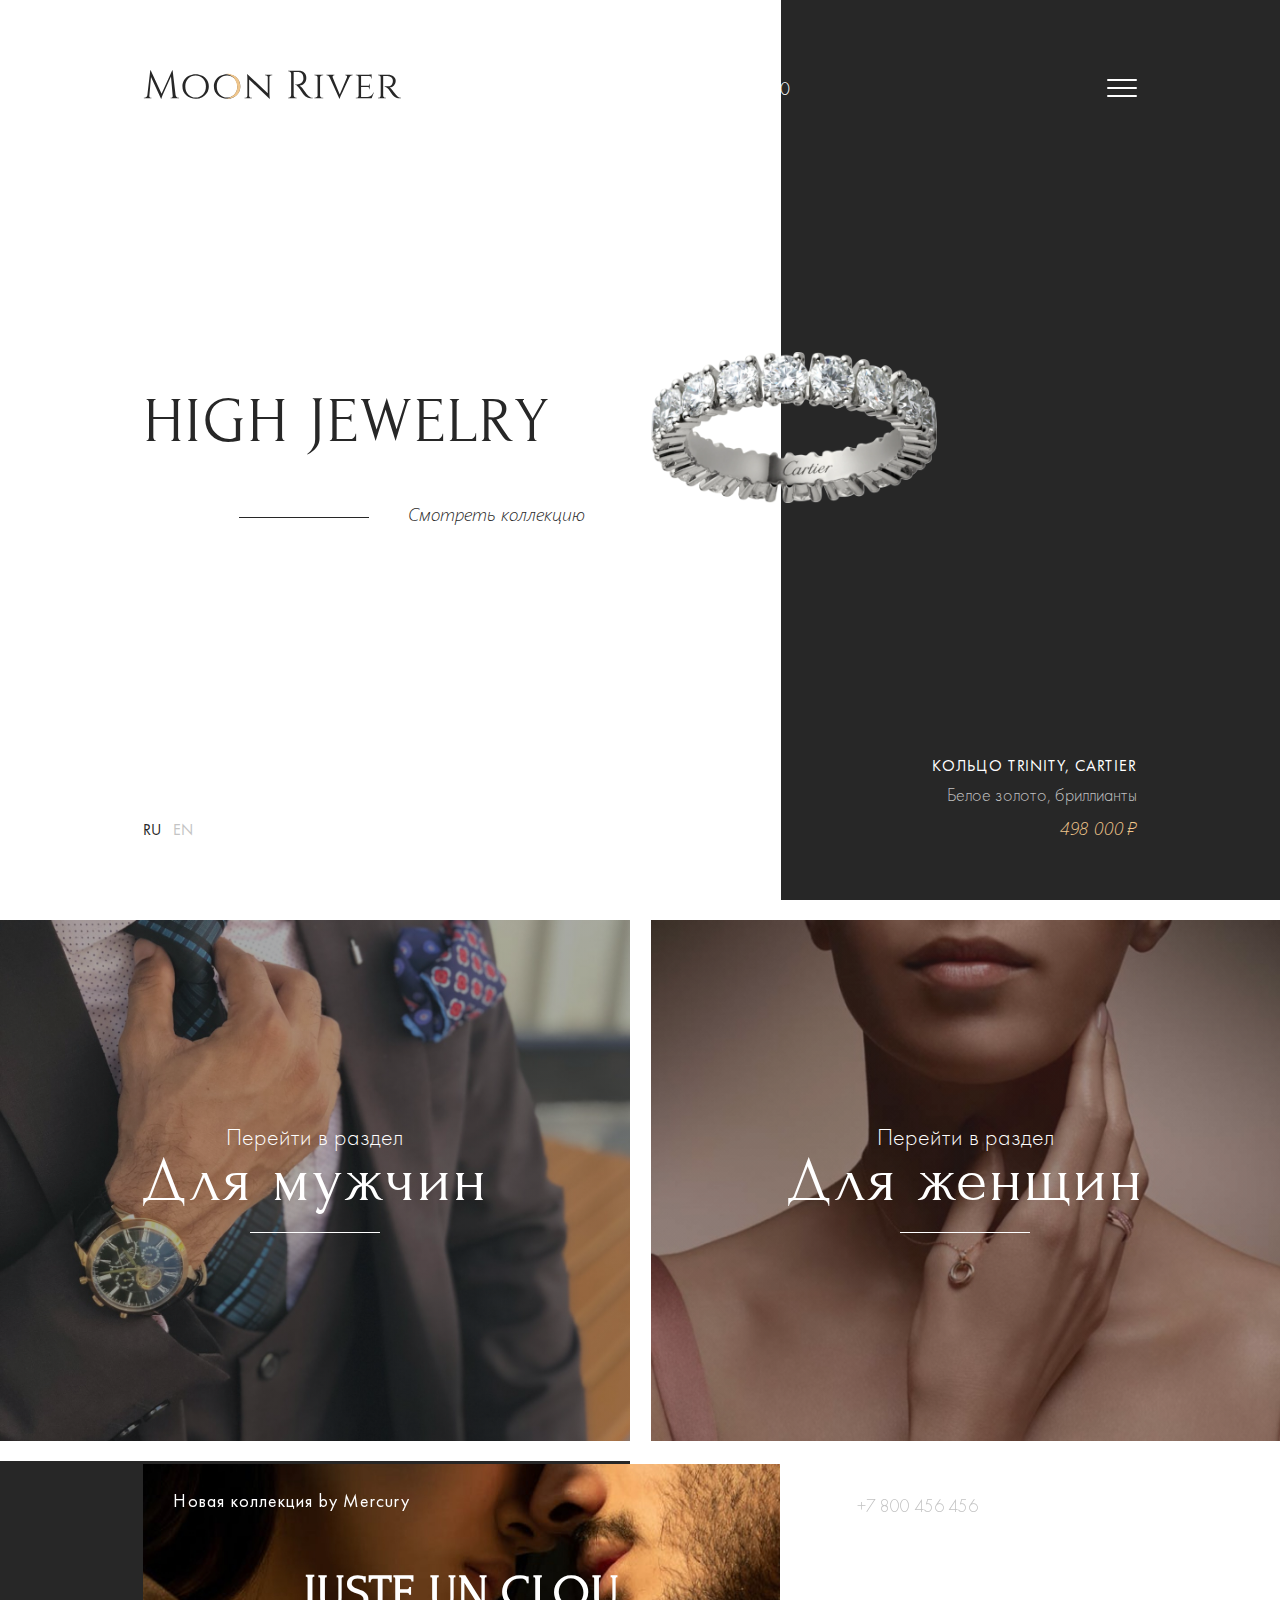
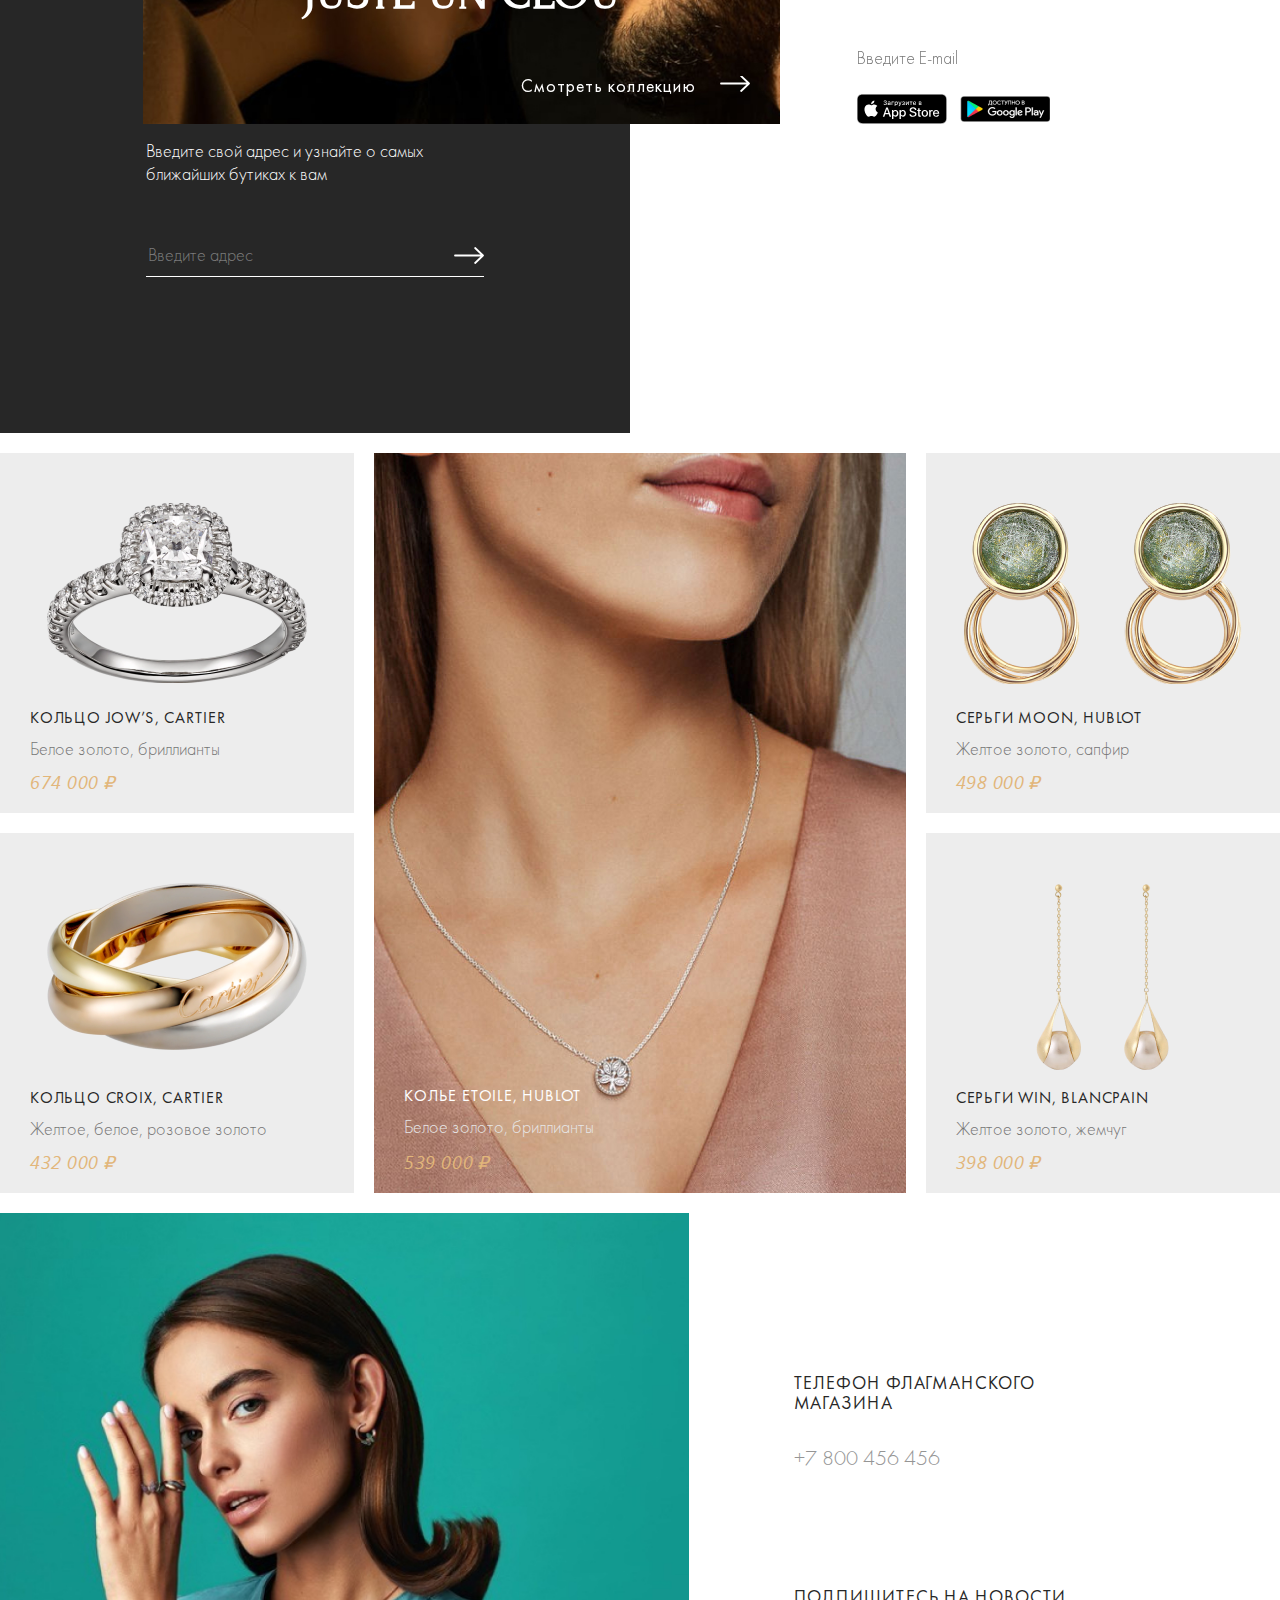
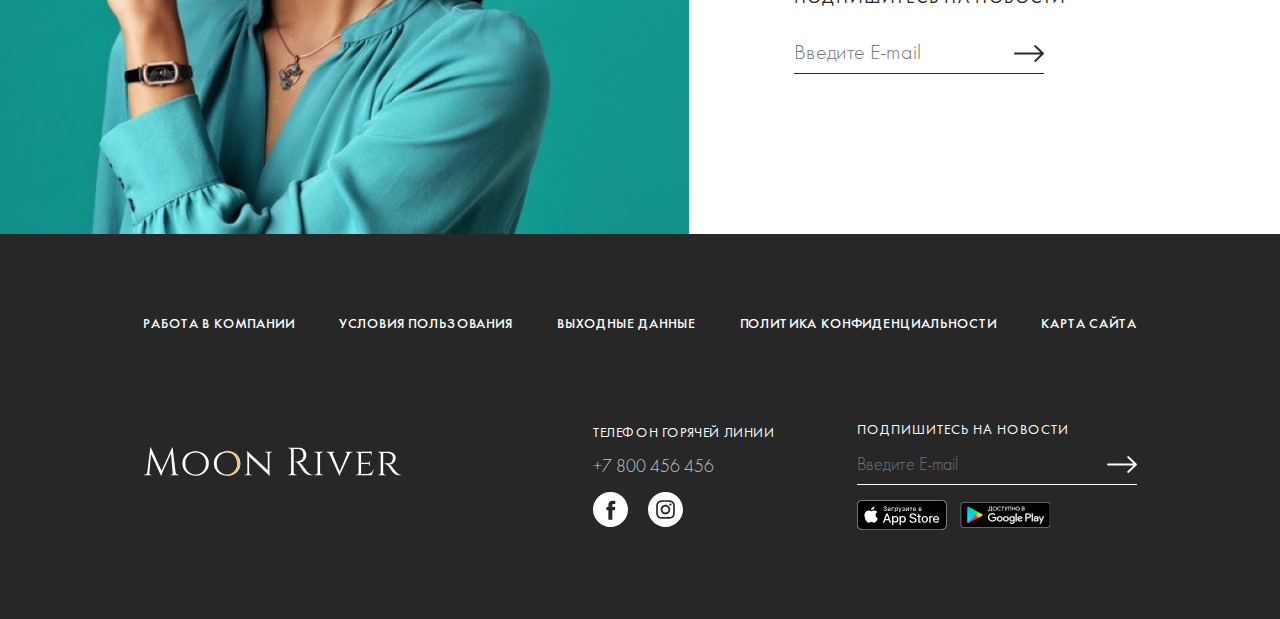
<file: index.html>
<!DOCTYPE html>
<html lang="ru">

<head>
	<meta charset="UTF-8">
	<meta name="viewport" content="width=device-width, initial-scale=1.0">
	<meta http-equiv="X-UA-Compatible" content="IE=Edge">
	<title>Moon River</title>
	<link rel="stylesheet" href="css/fonts.css">
	<link rel="stylesheet" href="css/normalize.css">
	<link rel="stylesheet" href="css/global.css">
	<link rel="stylesheet" href="css/main.css">
	<link rel="stylesheet" href="css/media.css">
	<script src="https://api-maps.yandex.ru/2.1/?apikey=5e241f40-2677-41ba-99d8-0721b4e914b7&lang=ru_RU"></script>
	<script src="js/script.js" defer></script>
	<base href="#">

</head>

<body>

	<header class="header">

		<div class="header__container container">
			<h1 class="visually-hidden">Ювелирный магазин Moon River</h1>
			<a href="http://dts.mgts.ru/dev/msk17741412" target="_blank">
			<img class="header__logo" src="./img/header-logo.svg" alt="Moon River">
			<ul class="header__links head-links">
				<li class="head-links__favorite favorite"><a href="" class="favorite__link icon-link"
						aria-label="Избранное"></a></li>
				<li class="head-links__account account"><a href="" class="account__link icon-link" aria-label="Профиль"></a>
				</li>
				<li class="head-links__cart cart">
					<a href="" class="cart__link icon-link cart-link" aria-label="Корзина" data-amount="0">
						<div class="cart-link__wrapper">
							<ul class="cart-link__storage cart-storage">
							</ul>
						</div>
					</a>

				</li>
			</ul>
			<button class="header__burger burger" aria-label="Меню">
				<span class="burger__line line-1"></span>
				<span class="burger__line line-2"></span>
				<span class="burger__line line-3"></span>
			</button>
		</div>

	</header>
	<section class="menu">
		<header class="menu__header menu-header">
			<h2 class="visually-hidden">Меню сайта</h2>
			<div class="header__container header__container_menu container">
				<img class="header__logo" src="./img/menu-logo.svg" alt="Moon River">
				<ul class="header__links head-links">
					<li class="head-links__favorite favorite"><a href="" class="favorite__link icon-link"
							aria-label="Избранное"></a>
					</li>
					<li class="head-links__account account"><a href="" class="account__link icon-link" aria-label="Профиль"></a>
					</li>
					<li class="head-links__cart cart">
						<a href="" class="cart__link icon-link" aria-label="Корзина" data-amount="0"></a>
					</li>
				</ul>
				<button class="header__burger header__burger_menu burger" aria-label="Меню">
					<span class="burger__line line-1_menu"></span>
					<span class="burger__line line-2_menu"></span>
					<span class="burger__line line-3_menu"></span>
				</button>
			</div>
		</header>
		<nav class="menu__nav menu-nav">
			<ul class="menu__list container">
				<li class="menu__item menu-item">
					<button class="menu-item__btn menu-item__btn--active">Ювелирные изделия</button>
					<ul class="menu-item__submenu submenu">
						<li class="submenu__item submenu-item">
							<h2 class="submenu-item__title">Для кого</h2>
							<ul class="submenu-item__list">
								<li class="submenu-item__item"><a href="">Для женщин</a></li>
								<li class="submenu-item__item"><a href="">Для мужчин</a></li>
								<li class="submenu-item__item"><a href="">Для детей</a></li>
							</ul>
						</li>
						<li class="submenu__item submenu-item">
							<h2 class="submenu-item__title">Категории</h2>
							<ul class="submenu-item__list">
								<li class="submenu-item__item"><a href="">Кольца</a></li>
								<li class="submenu-item__item"><a href="">Браслеты</a></li>
								<li class="submenu-item__item"><a href="">Колье</a></li>
								<li class="submenu-item__item"><a href="">Серьги</a></li>
								<li class="submenu-item__item"><a href="">Броши</a></li>
							</ul>
						</li>
						<li class="submenu__item submenu-item">
							<h2 class="submenu-item__title">Материал</h2>
							<ul class="submenu-item__list">
								<li class="submenu-item__item"><a href="">Изделия<br>с бриллиантами</a></li>
								<li class="submenu-item__item"><a href="">Жёлтое золото</a></li>
								<li class="submenu-item__item"><a href="">Белое золото</a></li>
								<li class="submenu-item__item"><a href="">Розовое золото</a></li>
							</ul>
						</li>
						<li class="submenu__item submenu-item">
							<h2 class="submenu-item__title">Бренд</h2>
							<ul class="submenu-item__list">
								<li class="submenu-item__item"><a href="">Mercury</a></li>
								<li class="submenu-item__item"><a href="">Chopard</a></li>
								<li class="submenu-item__item"><a href="">Cartier</a></li>
								<li class="submenu-item__item"><a href="">Graff</a></li>
								<li class="submenu-item__item"><a href="">Garrard</a></li>
								<li class="submenu-item__item all-brands"><a href="">Показать все бренды</a></li>
							</ul>
						</li>
					</ul>
				</li>
				<li class="menu__item menu-item">
					<button class="menu-item__btn">Часы</button>
				</li>
				<li class="menu__item menu-item">
					<button class="menu-item__btn">Ароматы</button>
				</li>
				<li class="menu__item menu-item">
					<button class="menu-item__btn">Бренды</button>
				</li>
				<li class="menu__item menu-item">
					<button class="menu-item__btn">Изделия из кожи</button>
				</li>
				<li class="menu__item menu-item">
					<button class="menu-item__btn">Свадебные украшения</button>
				</li>
				<li class="menu__item menu-item">
					<button class="menu-item__btn">Другое</button>
				</li>
			</ul>
		</nav>
		<footer class="menu__footer menu-footer container">
			<section class="menu-footer__hero footer-hero">
				<p class="footer-hero__description">Новая коллекция by Mercury</p>
				<h2 class="footer-hero__title">Juste Un Clou</h2>
				<a href="" class="footer-hero__link">Cмотреть коллекцию</a>
			</section>
			<div class="menu-footer__wrapper">
				<section class="menu-footer__contacts contacts">
					<h2 class="contacts__title">Телефон горячей линии</h2>
					<a href="tel:+7800456456" class="contacts__phone-number">+7 800 456 456</a>
					<ul class="contacts__social">
						<li class="contacts__item facebook"><a href="" class="facebook__link"></a></li>
						<li class="contacts__item instagram"><a href="" class="instagram__link"></a></li>
					</ul>
				</section>
				<section class="menu-footer__subscribe footer-subscribe">
					<form class="footer-subscribe__form">
						<h2 class="footer-subscribe__title">подпишитесь на новости</h2>
						<div class="footer-subscribe__wrapper">
							<input type="email" class="footer-subscribe__email" name="footer-email" placeholder="Введите E-mail">
							<button type="submit" class="footer-subscribe__btn" aria-label="Подписаться"></button>
						</div>
					</form>
					<ul class="footer-subscribe__apps apps">
						<li class="apps__item apps-item"><a href="" class="apps-item__app-store"></a></li>
						<li class="apps__item apps-item"><a href="" class="apps-item__google-play"></a></li>
					</ul>
				</section>
			</div>
		</footer>
	</section>
	<main class="main">
		<section class="hero container">
			<h2 class="hero__title title">High Jewelry</h2>
			<a href="" class="hero__link">Смотреть коллекцию</a>
			<div class="hero__wrapper ">
				<div class="hero__language language">
					<button class="language__ru language__ru--active" aria-label="Русский язык">ru</button>
					<button class="language__en" aria-label="Английский язык">en</button>
				</div>
				<a class="hero__offer hero-offer">
					<img class="hero-offer__img" src="./img/hero-img.png" alt="Кольцо Тринити">
					<h3 class="hero-offer__title">Кольцо Trinity, Cartier</h3>
					<p class="hero-offer__info">Белое золото, бриллианты</p>
					<p class="hero-offer__price">498 000</p>
				</a>
			</div>
		</section>

		<section class="divisions">
			<h2 class="visually-hidden">Переход в мужской и женский разделы</h2>
			<a href="" class="divisions__link div-men">Для мужчин</a>
			<a href="" class="divisions__link div-women">Для женщин</a>
		</section>

		<section class="location">
			<div class="location__wrapper">
				<h2 class="location__title">Найди бутик&nbsp;около&nbsp;себя</h2>
				<p class="location__description">Введите свой адрес и узнайте о самых ближайших бутиках к вам</p>
				<form class="location__search search">
					<input type="text" class="search__field" id="city" placeholder="Введите адрес" required>
					<p class="search__error"></p>
					<button type="submit" class="search__btn" aria-label="Поиск"></button>
				</form>
			</div>
			<div id="map" class="location__map"></div>
		</section>

		<section class="stock">
			<h2 class="visually-hidden">Ассортимент магазина</h2>
			<article class="stock__detail-card detail-card">
				<img src="./img/jows.png" alt="Кольцо Jow`s" class="detail-card__img">
				<h3 class="detail-card__title title">Кольцо Jow’s, Cartier</h3>
				<p class="detail-card__info">Белое золото, бриллианты</p>
				<p class="detail-card__price">674 000</p>
				<button class="detail-card__btn">К корзине</button>
			</article>
			<ul class="stock__list">
				<li class="stock__item stock-item">
					<article class="stock-item__article item-article item-1">
						<img src="./img/jows.png" alt="Кольцо Jow`s" class="item-article__img">
						<h3 class="item-article__title title"><a href="" class="title__link">Кольцо Jow’s, Cartier</a></h3>
						<p class="item-article__info">Белое золото, бриллианты</p>
						<p class="item-article__price">674 000</p>
					</article>
				</li>

				<li class="stock__item central-item">
					<article class="central-item__article central-article">
						<img src="./img/etoile.jpg" alt="Колье Etoile" class="central-article__img">
						<h3 class="central-article__title title"><a href="" class="title__link">Колье Etoile, Hublot</a></h3>
						<p class="central-article__info">Белое золото, бриллианты</p>
						<p class="central-article__price">539 000</p>
					</article>
				</li>

				<li class="stock__item stock-item">
					<article class="stock-item__article item-article item-2">
						<img src="./img/moon.png" alt="Серьги Moon" class="item-article__img">
						<h3 class="item-article__title title"><a href="" class="title__link">Серьги Moon, Hublot</a></h3>
						<p class="item-article__info">Желтое золото, сапфир</p>
						<p class="item-article__price">498 000</p>
					</article>
				</li>

				<li class="stock__item stock-item">
					<article class="stock-item__article item-article item-3">
						<img src="./img/croix.png" alt="Кольцо Croix" class="item-article__img">
						<h3 class="item-article__title title"><a href="" class="title__link">Кольцо Croix, Cartier</a></h3>
						<p class="item-article__info">Желтое, белое, розовое золото</p>
						<p class="item-article__price">432 000</p>
					</article>
				</li>


				<li class="stock__item stock-item">
					<article class="stock-item__article item-article item-4">
						<img src="./img/win.png" alt="Серьги Win" class="item-article__img">
						<h3 class="item-article__title title"><a href="" class="title__link">Серьги Win, Blancpain</a></h3>
						<p class="item-article__info">Желтое золото, жемчуг</p>
						<p class="item-article__price">398 000</p>
					</article>
				</li>
			</ul>
		</section>

		<section class="communications">
			<div class="communications__phone com-phone">
				<h2 class="com-phone__title">Телефон флагманского магазина</h2>
				<a href="tel:+7800456456" class="com-phone__number">+7 800 456 456</a>
			</div>
			<form class="communications__subscribe subscribe">
				<h2 class="subscribe__title">подпишитесь на новости</h2>
				<div class="subscribe__wrapper">
					<input type="email" class="subscribe__email" name="email" placeholder="Введите E-mail">
					<button type="submit" class="subscribe__btn" aria-label="Подписаться"></button>
				</div>
			</form>
		</section>
	</main>
	<footer class="footer">
		<div class="footer-container container">
			<nav class="footer__nav footer-nav">
				<ul class="footer-nav__list">
					<li class="footer-nav__item"><a href="" class="footer-nav__link">Работа в компании</a></li>
					<li class="footer-nav__item"><a href="" class="footer-nav__link">Условия пользования</a></li>
					<li class="footer-nav__item"><a href="" class="footer-nav__link">Выходные данные</a></li>
					<li class="footer-nav__item"><a href="" class="footer-nav__link">Политика конфиденциальности</a></li>
					<li class="footer-nav__item"><a href="" class="footer-nav__link">Карта сайта</a></li>
				</ul>
			</nav>
			<div class="footer__bottom-bar">
				<a href="" class="footer__logo"><img src="./img/footer-logo.svg" alt="Moon River"></a>
				<section class="footer__contacts contacts">
					<h2 class="contacts__title">Телефон горячей линии</h2>
					<a href="tel:+7800456456" class="contacts__phone-number">+7 800 456 456</a>
					<ul class="contacts__social">
						<li class="contacts__item facebook"><a href="" class="facebook__link"></a></li>
						<li class="contacts__item instagram"><a href="" class="instagram__link"></a></li>
					</ul>
				</section>
				<section class="footer__subscribe footer-subscribe">
					<form class="footer-subscribe__form">
						<h2 class="footer-subscribe__title">подпишитесь на новости</h2>
						<div class="footer-subscribe__wrapper">
							<input type="email" class="footer-subscribe__email" name="footer-email" placeholder="Введите E-mail">
							<button type="submit" class="footer-subscribe__btn" aria-label="Подписаться"></button>
						</div>
					</form>
					<ul class="footer-subscribe__apps apps">
						<li class="apps__item apps-item"><a href="" class="apps-item__app-store"></a></li>
						<li class="apps__item apps-item"><a href="" class="apps-item__google-play"></a></li>
					</ul>
				</section>
			</div>
		</div>
	</footer>
</body>

</html>
</file>
<file: css/fonts.css>
@font-face {
	font-family: 'Forum';
	src: local('Forum'),
		url('../fonts/Forum.woff') format('woff'),
		url('../fonts/Forum.woff2') format('woff2');
	font-weight: 400;
	font-style: normal;
	font-display: swap;
}

@font-face {
	font-family: 'Futura PT';
	src: local('Futura PT Demi'), local('Futura-PT-Demi'),
		url('../fonts/FuturaPT-Demi.woff') format('woff'), url('../fonts/FuturaPT-Demi.woff2') format('woff2');
	font-weight: 600;
	font-style: normal;
	font-display: swap;
}

@font-face {
	font-family: 'Futura PT';
	src: local('Futura PT Medium'), local('Futura-PT-Medium'),
		url('../fonts/FuturaPT-Medium.woff') format('woff'), url('../fonts/FuturaPT-Medium.woff2') format('woff2');
	font-weight: 450;
	font-style: normal;
	font-display: swap;
}

@font-face {
	font-family: 'Futura PT';
	src: local('Futura PT Book'), local('Futura-PT-Book'),
		url('../fonts/FuturaPT-Book.woff') format('woff'), url('../fonts/FuturaPT-Book.woff2') format('woff2');
	font-weight: 400;
	font-style: normal;
	font-display: swap;
}

@font-face {
	font-family: 'Futura PT';
	src: local('Futura PT Light'), local('Futura-PT-Light'),
		url('../fonts/FuturaPT-Light.woff') format('woff'), url('../fonts/FuturaPT-Light.woff2') format('woff2');
	font-weight: 300;
	font-style: normal;
	font-display: swap;
}

@font-face {
	font-family: 'Segoe UI';
	src: local('Segoe UI Italic'), local('Segoe-UI-Italic'),
		url('../fonts/SegoeUI-Italic.woff') format('woff'), url('../fonts/SegoeUI-Italic.woff2') format('woff2');
	font-weight: 400;
	font-style: italic;
	font-display: swap;
}

@font-face {
	font-family: 'Segoe UI';
	src: local('Segoe UI Light Italic'), local('Segoe-UI-Light-Italic'),
		url('../fonts/SegoeUI-Light-Italic.woff') format('woff'), url('../fonts/SegoeUI-Light-Italic.woff2') format('woff2');
	font-weight: 300;
	font-style: italic;
	font-display: swap;
}
</file>
<file: css/global.css>
html {
	box-sizing: border-box;
}

*,
*::before,
*::after {
	box-sizing: inherit;
}

body {
	position: relative;
	margin: 0;
	font-family: 'Futura PT', 'Century Gothic', 'AppleGothic', sans-serif;
	font-weight: 400;
	font-size: 18px;
	color: #fff;
}

h1,
h2,
h3,
h4,
h5,
h6 {
	margin: 0;
	padding: 0;
}

p {
	margin: 0;
	padding: 0;
}

ul,
ol {
	margin: 0;
	padding: 0;
	list-style: none;
}

a {
	color: inherit;
	text-decoration: none;
}

img {
	max-width: 100%;
}

.visually-hidden {
	position: absolute !important;
	clip: rect(1px 1px 1px 1px);
	/* IE6, IE7 */
	clip: rect(1px, 1px, 1px, 1px);
	padding: 0 !important;
	border: 0 !important;
	height: 1px !important;
	width: 1px !important;
	overflow: hidden;
}

.container {
	padding: 0 11.2vw;
}
</file>
<file: css/main.css>
.body_menu {
	background-color: #272727;
}

.header {
	position: absolute;
	width: 100%;
}

.header__container {
	display: flex;
	justify-content: space-between;
	align-items: center;
	padding-top: 60px;
}


.header__logo {
	margin-right: auto;
}


.header__links {
	display: flex;
}

.icon-link {
	display: block;
	height: 22px;
	background-repeat: no-repeat;
}

[class*="head-links__"]:not(:last-child) {
	margin-right: 38px;
}

.favorite__link {
	width: 24px;
	background-image: url('../img/favorite.svg');
}

.favorite__link,
.account__link,
.cart__link {
	transition: transform .2s;
}


.account__link {
	width: 15px;
	background-image: url('../img/profile.svg');
}

.cart__link {
	position: relative;
	width: 20px;
	background-image: url('../img/cart.svg');
}

.cart__link:hover .cart-link__wrapper {
	display: flex;
}

.cart__link::after {
	content: attr(data-amount);
	position: absolute;
	left: 26px;
	top: 1px;
	font-weight: 300;
}

.cart-link__wrapper {
	position: absolute;
	top: 22px;
	width: 448px;
	left: -180px;
	padding: 15px;
	display: none;
	align-items: center;
	flex-direction: column;
	background-color: #5E5E5E;
	border-radius: 10px;
	z-index: 100;
	opacity: .95;
	backdrop-filter: blur(10px);
}


.cart-link__storage {
	display: flex;
	flex-direction: column;
}

.cart-storage__item {
	border-bottom: 1px solid #7c7c7c;
	padding-bottom: 10px;
}

.cart-storage__item:not(:last-child) {
	margin-bottom: 2vh;
}

.cart-storage__article {
	display: flex;
	justify-content: space-between;
	align-items: center;
}

.storage-article__img {
	width: 15%;
}

.storage-article__title {
	width: 182px;
	font-size: 18px;
}

.storage-article__description {
	font-size: 14px;
}

.storage-article__price {
	font-size: 18px;
}

.storage-article__btn {
	border: none;
	outline: none;
	cursor: pointer;
	background: url('../img/del.svg') center no-repeat #EFC58B;
	background-size: 15px;
	border-radius: 50%;
	width: 25px;
	height: 25px;
}

.header__burger {
	height: 21px;
	display: flex;
	flex-direction: column;
	justify-content: space-between;
	padding: 1px 0 2px;
	margin-left: 96px;
	background-color: transparent;
	border: none;
	outline: none;
	cursor: pointer;
}

.burger__line {

	width: 30px;
	height: 2px;
	background-color: #fff;
	border-radius: 10px;
}


.main::after {
	content: '';
	background-color: #272727;
	position: absolute;
	right: 0;
	top: 0;
	height: 100vh;
	width: 39vw;
	z-index: -1;
}

.hero {

	display: flex;
	flex-direction: column;
	padding-top: 42.8vh;
	margin-bottom: 20px;
	height: 100vh;
}

.hero__title {
	margin-bottom: 3.5vw;
	font-family: 'Forum', 'Palatino', serif;
	font-size: 64px;
	font-weight: normal;
	letter-spacing: 0.03em;
	color: #272727;
	text-transform: uppercase;
}

.hero-offer__img {
	position: relative;
	right: 15.6vw;
	bottom: 19.5vw;
	align-self: flex-end;
	height: 11.8vw;
	transition: transform 1s;
	pointer-events: none;
}

.hero__link {
	position: relative;
	left: 20.7vw;
	max-width: 200px;
	flex: 1 0 auto;
	font-family: 'Segoe UI';
	font-style: italic;
	font-weight: 300;
	color: #272727;
	transition: transform .3s
}


.hero__link::before {
	content: '';
	position: absolute;
	left: -169px;
	top: 13px;
	display: block;
	width: 130px;
	height: .5px;
	background-color: #272727;
}

.hero__link:hover {
	transform: translateX(30px);

}

.hero__wrapper {
	flex: 0 0 auto;
	display: flex;
	justify-content: space-between;
	align-items: flex-end;
	padding-bottom: 60px;
}

[class*="language__"] {
	padding: 0;
	font-size: 16px;
	color: #C4C4C4;
	text-transform: uppercase;
	background-color: transparent;
	border: none;
	outline: none;
}

.language__ru {
	margin-right: 8px;
}

.language__ru--active {
	color: #272727;
}

.hero-offer {
	cursor: pointer;
	transition: transform .1s;
}

[class*=hero-offer__]:not(.hero-offer__img) {
	transition: transform .1s
}

.hero-offer:hover [class*=hero-offer__]:not(.hero-offer__img) {
	transform: scale(1.2);
}

.hero-offer:hover .hero-offer__img {
	transform: translateX(18.7vw) scale(1.2);
}

.hero-offer__title {
	margin-bottom: 10px;
	font-size: 16px;
	font-weight: 400;
	text-align: right;
	letter-spacing: 0.05em;
	text-transform: uppercase;
}

.hero-offer__info {
	margin-bottom: 10px;
	font-weight: 300;
	font-size: 18px;
	text-align: right;
	color: #C2C2C2;
}

.hero-offer__price {
	font-family: 'Segoe UI';
	font-style: italic;
	font-weight: 300;
	font-size: 18px;
	line-height: 24px;
	text-align: right;
	letter-spacing: 0.03em;
	color: #EFC58B;
}

[class*=__price]::after {
	content: '\20BD';
	margin-left: 4px;
}

.divisions {
	display: flex;
	justify-content: space-between;
	margin-bottom: 20px;
}

.divisions__link {
	position: relative;
	display: flex;
	justify-content: center;
	align-items: center;
	width: calc(50% - 10.5px);
	height: 40.7vw;
	font-family: 'Forum', serif;
	font-size: 64px;
	letter-spacing: 0.03em;
	text-align: center;
	transition: transform .2s;
}

.divisions__link:hover {
	transform: scale(0.95);
}

.divisions__link::before {
	content: 'Перейти в раздел';
	position: absolute;
	top: 39%;
	font-family: 'Futura PT';
	font-weight: 300;
	font-size: 24px;
	letter-spacing: 0;
}

.divisions__link::after {
	content: '';
	position: absolute;
	bottom: 40%;
	width: 130px;
	height: 1px;
	background-color: #fff;
}

.div-men {
	background: linear-gradient(rgba(39, 39, 39, .4), rgba(39, 39, 39, .4)),
		url('../img/div-men.jpg') no-repeat;
	background-size: cover;

}

.div-women {
	background: linear-gradient(rgba(39, 39, 39, .4), rgba(39, 39, 39, .4)),
		url('../img/div-women.jpg') no-repeat;
	background-size: cover;
}

.location {
	display: flex;
	justify-content: space-between;
	margin-bottom: 20px;
}

.location__wrapper {
	display: flex;
	flex-direction: column;
	justify-content: space-between;
	width: calc(50% - 10px);
	padding: calc(10vw + 28px) calc(10vw + 18px);
	background-color: #272727;
}

.location__title {
	margin-bottom: 16px;
	font-family: 'Forum';
	font-size: calc(3vw + 4.8px);
	line-height: 53px;
	letter-spacing: 0.03em;
}

.location__description {
	margin-bottom: 59px;
	font-family: 'Futura PT';
	font-weight: 300;
	font-size: 18px;
	line-height: 23px;
}

.location__search {
	position: relative;
	display: flex;
	justify-content: space-between;
	padding-bottom: 9px;
	border-bottom: 1.8px solid #FFFFFF;
	transition: border-bottom .3s;
}

.search__error {
	position: absolute;
	padding: 3px 5px;
	bottom: 40px;
	font-size: 18px;
	color: rgb(255, 107, 107);
	background-color: #272727;
	border: 1px solid rgb(255, 107, 107);
	border-radius: 5px;
	opacity: 0;
	transition: opacity .3s;

}

.search__field {
	flex-grow: 1;
	padding-right: 20px;
	background-color: transparent;
	color: #fff;
	border: none;
	outline: none;
}

.search__field::placeholder {
	font-weight: 300;
	display: flex;
	align-items: center;
	color: rgba(255, 255, 255, 0.4);
}

.search__btn {
	width: 30px;
	background: url('../img/search-arrow.svg') 0 3px no-repeat transparent;
	border: none;
	outline: none;
	cursor: pointer;
}

.location__map {
	width: calc(50% + 10px);
}

.stock {
	position: relative;
	margin-bottom: 20px;
}

.stock__detail-card {
	position: fixed;
	top: 50%;
	left: -50%;
	width: 200px;
	height: 200px;
	display: flex;
	flex-direction: column;
	justify-content: space-around;
	align-items: center;
	padding: 10px;
	transform: translateX(-50%) translateY(-50%);
	border-radius: 10px;
	background-color: #272727;
	backdrop-filter: blur(100px);
	z-index: 100;
	opacity: .8;
	transition: left .5s;
}

.detail-card__img {
	width: 80px;
}

.detail-card__title {
	font-size: 18px;
}


.detail-card__info {
	font-size: 14px;
}

.detail-card__price {
	font-size: 16px;
}

.detail-card__btn {
	padding: 2px 10px;
	background-color: #EFC58B;
	border-radius: 5px;
	border: none;
	outline: none;
	cursor: pointer;
}

.detail-card__btn:hover {
	filter: brightness(0.9);
}

.detail-card__btn:active {
	transform: scale(.98);
}

.stock__list {
	display: grid;
	justify-content: space-between;
	grid-template-columns: 1fr 1.5fr 1fr;
	grid-template-rows: repeat(2, calc(100vw / 4 + 40px));
	gap: 20px;

}

.stock__item {
	display: flex;
	background-color: #ededed;
	cursor: pointer;
}

.stock-item__article {
	width: 100%;
	display: flex;
	flex-direction: column;
	justify-content: space-between;

}

.stock-item__article {
	padding: 50px 30px 20px;
}



.central-item {
	position: relative;
	grid-column: 2/3;
	grid-row: 1/3;
	display: flex;
	flex-direction: column;
	justify-content: flex-end;
	padding: 20px 30px;
}

.central-item__article {
	z-index: 0;
}

.central-article__img {
	position: absolute;
	left: 0;
	right: 0;
	top: 0;
	z-index: -1;
	width: 100%;
	height: 100%;
}

.item-article__img {
	align-self: center;
	margin-bottom: auto;
}

.item-article__title,
.central-article__title {
	margin-bottom: 12px;
	font-size: 16px;
	font-weight: 400;
	letter-spacing: 0.05em;
	text-transform: uppercase;
	color: #272727;
}

.item-article__info,
.central-article__info {
	margin-bottom: 12px;
	font-weight: 300;
	color: #757575;

}

.item-article__price,
.central-article__price {
	font-family: 'Segoe UI';
	font-style: italic;
	font-weight: 400;
	letter-spacing: 0.03em;
	color: #E2B67A;
}

.central-article__title {
	margin-bottom: 12px;
	color: #FFFFFF;
}

.central-article__info {
	margin-bottom: 14px;
	color: #E7E7E7;
}




.item-1 .title__link:hover {
	border-bottom: 1px solid #272727;
}

.item-2 .title__link:hover {
	border-bottom: 1px solid #272727;
}

.item-3 .title__link:hover {
	border-bottom: 1px solid #272727;
}

.item-4 .title__link:hover {
	border-bottom: 1px solid #272727;
}

.central-item .title__link:hover {
	border-bottom: 1px solid #fff;
}

.communications {
	background: url('../img/communication.jpg') no-repeat;
	background-size: auto 100%;
	padding: 12.5vw 14.3vw 12.5vw 62vw;
}

.communications__phone {
	margin-bottom: 117px;
}


.com-phone__title {
	margin-bottom: 31px;
	font-size: 18px;
	font-weight: 400;
	letter-spacing: .9px;
	text-transform: uppercase;
	color: #272727;
}

.com-phone__number {
	font-weight: 300;
	font-size: 22px;
	color: #959595;
}



.subscribe__title {
	font-size: 18px;
	font-weight: 400;
	letter-spacing: .9px;
	text-transform: uppercase;
	color: #272727;
}

.subscribe__wrapper {
	display: flex;
	justify-content: space-between;
	width: 82.5%;
	margin-top: 33px;
	padding-bottom: 10px;
	border-bottom: 1.8px solid #272727;
}

.subscribe__email {
	flex-grow: 1;
	padding: 0;
	padding-right: 10px;
	font-weight: 300;
	font-size: 22px;
	height: 22px;
	color: #959595;
	border: none;
	outline: none;
}

.subscribe__btn {
	padding: 0;
	padding-bottom: 22px;
	width: 30px;
	height: 17px;
	background: url('../img/arrow.svg') 0 4px no-repeat;
	border: none;
	outline: none;
}

.footer {
	padding-top: 81px;
	padding-bottom: 89px;
	background-color: #272727;
}

.footer__nav {
	margin-bottom: 90px;
}


.footer-nav__list {
	display: flex;
	justify-content: space-between;
}

.footer-nav__item {
	font-weight: 450;
	font-size: 14px;
	letter-spacing: 0.06em;
	text-transform: uppercase;
	transition: text-shadow .5s;

}

.footer-nav__item:hover {
	text-shadow: 0 0 10px #fff;
}

.footer__bottom-bar {
	display: flex;
	align-items: center;
}

.footer__logo {
	margin-right: auto;
	margin-bottom: 19px;
}



.contacts__title {
	margin-bottom: 16px;
	font-size: 14px;
	letter-spacing: .6px;
	font-weight: 400;
	text-transform: uppercase;
}

.contacts__phone-number {

	font-weight: 300;
	color: #C2C2C2;
}

.contacts__social {
	margin-top: 15px;
	display: flex;
}

.contacts__item:first-child {
	margin-right: 20px;
}

.contacts__item [class*=__link] {
	display: block;
	width: 35px;
	height: 35px;
}

.facebook__link {
	background: url('../img/Facebook.svg') no-repeat;
}

.instagram__link {
	background: url('../img/Instagram.svg');
}

.footer__subscribe {
	margin-left: 82px;
}



.footer-subscribe__title {
	font-size: 14px;
	font-weight: 400;
	letter-spacing: 1px;
	text-transform: uppercase;

}

.footer-subscribe__wrapper {
	display: flex;
	margin-top: 15px;
	padding-bottom: 10px;
	border-bottom: 1px solid #fff;
}

.footer-subscribe__email {
	flex-grow: 1;
	padding: 0;
	padding-right: 10px;
	width: 250px;
	height: 22px;
	font-weight: 300;
	font-size: 18px;
	color: #fff;
	vertical-align: bottom;
	border: none;
	outline: none;
	background-color: transparent;
}

.footer-subscribe__btn {
	padding: 0;
	padding-bottom: 22px;
	width: 30px;
	height: 17px;
	background: url('../img/search-arrow.svg')0 4px no-repeat;
	border: none;
	outline: none;
	background-color: transparent;

}


.footer-subscribe__apps {
	display: flex;
	margin-top: 15px;
}


.apps__item {
	width: 90px;
}

.apps-item:first-child {
	margin-right: 13px;
}

[class*=apps-item__] {
	display: block;
	height: 30px;
}

.apps-item__app-store {
	background: url('../img/appstore.svg') no-repeat;
}

.apps-item__google-play {
	background: url('../img/googleplay.png') no-repeat;
}












/* !! MENU */

.menu {
	position: fixed;
	background-color: #272727;
	display: flex;
	flex-direction: column;
	width: 100vw;
	height: 100vh;
	z-index: 10;
	bottom: 100vh;
	transition: bottom .5s;
}

.header__container_menu {
	padding-top: 4vh;
	padding-bottom: 4vh;
}

.header__burger_menu {
	height: 21px;
	display: flex;
	flex-direction: column;
	justify-content: space-between;
	padding: 1px 0 2px;
	margin-left: 68px;
	background-color: transparent;
	border: none;
	outline: none;
}



.line-1_menu {
	transform: rotate(45deg) translate(8px, 2px);
}

.line-2_menu {
	display: none;
}

.line-3_menu {
	transform: rotate(-45deg) translate(9px, -3px)
}

.menu__nav {
	position: relative;
	right: 100vw;
	background-color: #2f2f2f;
	margin-bottom: auto;
	transition: right .2s .5s;
}

.menu-item {
	position: relative;
}

.menu__list {
	display: flex;
	justify-content: space-between;
	padding-right: 197px;

}

.menu-item__btn {
	padding: 2.6vh 0;
	font-weight: 450;
	font-size: 16px;
	letter-spacing: .9px;
	color: #fff;
	text-transform: uppercase;
	background-color: transparent;
	border: none;
	outline: none;
	cursor: pointer;
}

.menu-item__btn--active {
	border-bottom: 1.8px solid #fff;
}


.menu-item__submenu {
	position: absolute;
	top: 14.3vh;
	width: 54.3vw;
	display: flex;
	justify-content: space-between;
}

.submenu-item__title {
	margin-bottom: 3vh;
	font-weight: 600;
	font-size: 16px;
	text-transform: uppercase;
	letter-spacing: 1.8px;
}

.submenu-item__item {
	line-height: 23px;
	letter-spacing: 1.8px;
}

.submenu-item__item a:hover {
	border-bottom: 1px solid;
	transition: border 3s;
}

.submenu-item__item:not(:last-child) {
	margin-bottom: 1.4vh;
}

.all-brands {
	font-family: 'Segoe UI';
	font-style: italic;
	font-weight: 300;
	font-size: 16px;
	letter-spacing: 0;
	color: #EFC58B;
}

.menu__footer {
	position: relative;
	top: 200vh;
	display: flex;
	justify-content: space-between;
	padding-top: 70px;
	padding-bottom: 76px;
	transition: top .5s;
}

.menu-footer__hero {
	flex-grow: 1;
	display: flex;
	flex-direction: column;
	justify-content: space-around;
	align-items: center;
	padding: 0 30px;
	background: url('../img/menu-footer-hero.jpg') center no-repeat;
	background-size: cover;
}

.footer-hero__description {
	align-self: flex-start;
	letter-spacing: 1.2px;
}

.footer-hero__title {
	font-family: 'Forum';
	font-size: 48px;
	letter-spacing: .9px;
	text-transform: uppercase;
}

.footer-hero__link {
	display: block;
	align-self: flex-end;
	padding-right: 54px;
	letter-spacing: 1.2px;
	background: url('../img/search-arrow.svg') right -1px no-repeat;
}

.footer-hero__link:hover {
	transform: translateX(20px);
	transition: transform .5s;
}

.menu-footer__wrapper {
	display: flex;
	flex-direction: column;
	margin-left: 6vw;
}

.menu-footer__contacts {
	margin-bottom: 5.4vh;
}
.disable-scroll {
	position: relative;
	overflow: hidden;
	height: 100vh;
	position: fixed;
	top: 0;
	left: 0;
	width: 100%;
}
</file>
<file: css/media.css>
@media (max-width: 1200px) {
	.container {
		padding-left: 5vw;
		padding-right: 5vw;
	}
	.cart-link__wrapper {
		left: -250px;
	}

	.hero-offer__img {
		right: 22vw;
		bottom: 13vw;
	}

	.location__wrapper {
		padding: 16vw 7vw;
	}

	.stock-item__article {
		padding: 20px 30px;
	}

	.item-article .item-article__img {
		margin-top: 0;
	}

	.item-4 .item-article__img {
		height: 142px;
	}

	.communications {
		padding-right: 4vw;
	}

	.menu__footer {
		padding-top: 20px;
		padding-bottom: 20px;
	}

	.menu-item__submenu {
		top: 11vh;
		width: 70vw;
	}

	.submenu-item__title {
		margin-bottom: 2vh;
	}

	.submenu-item__item {
		font-size: 16px;
	}

	.submenu-item__item:not(:last-child) {
		margin-bottom: 1vh;
	}
}

@media (max-width: 1024px) {
	.header__burger {
		margin-left: 60px;
	}

	.menu__nav {
		position: static;
		overflow-x: scroll;
	}

	.menu-item {
		position: static;
	}

	.menu__list {
		width: 920px;
	}

	.menu-item__btn {
		font-weight: 400;
		font-size: 14px;
	}

	.menu-item__submenu {
		width: 80vw;
		top: 25vh;
	}

	.cart__link:hover .cart-link__wrapper {
		width: 370px;
		left: -227px;
	}

	.hero-offer__img {
		right: 0;
		bottom: 20vw;
	}

	.hero-offer:hover .hero-offer__img {
		transform: scale(1.5);
	}

	.divisions__link {
		font-size: 45px;
	}

	.divisions__link::before {
		top: 35%;
		font-size: 20px;
	}

	.divisions__link::after {
		bottom: 35%;
	}

	.location {
		flex-direction: column;
	}

	.location__wrapper {
		width: 100%;
		padding: 5vw 15vw;
	}

	.location__description {
		margin-bottom: 35px;
	}

	.search__error {
		bottom: 32px;
	}

	.location__map {
		width: 100%;
		height: 300px;
	}

	.stock-item__article {
		padding: 15px;
	}

	.item-article__title,
	.central-article__title {
		margin-bottom: 8px;
		font-size: 14px;
	}

	.item-article__info,
	.central-article__info {
		margin-bottom: 8px;
		font-size: 14px;
	}

	.item-article__price,
	.central-article__price {
		font-size: 16px;
	}

	.item-4 .item-article__img {
		height: 115px;
	}

	.communications {
		padding: 5vw 5vw 5vw 50vw;
	}

	.communications__phone {
		margin-bottom: 60px;
	}

	.footer {
		padding-top: 30px;
		padding-bottom: 30px;
	}

	.footer-container {
		display: flex;
		justify-content: space-between;
	}

	.footer__nav {
		margin-bottom: 0;
	}


	.footer-nav__list {
		flex-direction: column;
		height: 100%;
	}


	.footer__bottom-bar {
		width: 65%;
		align-items: baseline;
		flex-wrap: wrap;
		justify-content: space-evenly;
	}

	.footer__logo {
		width: 100%;
		text-align: center;
	}


	.footer__subscribe {
		margin-left: 0;
	}

	.footer-subscribe__email {
		width: auto;
	}




}


@media (max-width: 768px) {
	.container {
		padding-left: 3vw;
		padding-right: 3vw;
	}

	.header__container {
		padding-top: 30px;
	}

	.submenu-item__item {
		font-size: 14px;
	}

	.submenu-item__title {
		font-weight: 450;
		font-size: 14px;
	}

	.menu-item__submenu {
		width: 95vw;
	}

	.menu-footer {
		flex-direction: column;
	}

	.menu-footer__hero {
		padding: 15px 30px;
		margin-bottom: 20px;
	}

	.footer-hero__title {
		margin: 30px 0;
	}

	.menu-footer__wrapper {
		justify-content: space-evenly;
		flex-direction: row;
		margin-left: 0;
	}

	.menu-footer__contacts {
		margin-bottom: 0;
	}

	.cart__link:hover .cart-link__wrapper {
		width: 330px;
		left: -220px;
	}

	.storage-article__title {
		width: 138px;
		font-size: 14px;
	}

	.storage-article__price {
		font-size: 16px;
	}

	.main::after {
		width: 49.1vw;
	}

	[class*="head-links__"]:not(:last-child) {
		margin-right: 25px;
	}

	.hero {
		padding-top: 30vh;
		margin-bottom: 11px;
	}

	.hero__title {
		font-size: 55px;
		width: 47vw;
	}

	.hero__link {
		left: 10vw;
	}

	.hero__wrapper {
		padding-bottom: 30px;
	}

	.hero-offer:hover [class*=hero-offer__]:not(.hero-offer__img) {
		transform: none;
	}

	.divisions {
		margin-bottom: 11px;
	}

	.divisions__link {
		width: calc(50% - 5px);
	}

	.location {
		margin-bottom: 11px;
	}

	.stock {
		margin-bottom: 11px;
	}

	.stock__list {
		display: flex;
		overflow-x: scroll;
	}

	.stock__item {
		margin-right: 11px;
	}

	.stock-item__article {
		width: 200px;
		height: 200px;
	}

	.item-4 .item-article__img {
		height: auto;
	}

	.central-item {
		padding: 0;
	}

	.central-item__article {
		padding: 15px;
	}

	.stock__list {
		overflow-x: scroll;
		overflow-y: hidden;
	}

	.stock-item__article {
		width: 300px;
		height: 300px;
	}


	.central-item__article {
		width: 300px;
	}

	.central-article__img {
		right: auto;
		top: -70px;
		height: auto;
	}

	.communications {
		padding: 10vw 8vw 10vw 55vw;
	}

	.communications__phone {
		margin-bottom: 41px;
	}

	.com-phone__title {
		margin-bottom: 10px;
		font-size: 14px;
	}

	.com-phone__number {
		font-size: 16px;
	}

	.subscribe__title {
		font-size: 14px;
	}

	.subscribe__wrapper {
		margin-top: 10px;
		padding-bottom: 2px;
	}

	.subscribe__email {
		font-size: 16px;
	}

	.footer__nav {
		margin-right: 10px;
		padding-right: 10px;
		border-right: 1px solid #fff;
	}

	.footer__bottom-bar {
		width: 100%;
	}

	.footer-nav__item {
		font-weight: 400;
		font-size: 12px;
	}

	.footer-nav__item:hover {
		font-size: 12px;
	}

	.footer-subscribe__title {
		font-size: 12px;
	}

	.contacts__title {
		margin-bottom: 16px;
		font-size: 12px;
	}
}

@media (max-width: 576px) {
	.main::after {
		content: none;
	}

	.header__logo {
		max-width: 50%;
	}

	.submenu-item__list {
		display: flex;
		width: 700px;
		margin-top: 25px;
	}

	.submenu__item {
		margin-bottom: 20px;
		overflow-x: scroll;
	}

	.header__container_menu {
		padding-bottom: 10px;
		padding-top: 10px;
	}


	.submenu-item__title {
		margin-bottom: 1vh;
	}

	.submenu-item__item {
		font-size: 16px;
	}

	.submenu-item__item:not(:last-child) {
		margin-bottom: 0;
		margin-right: 15px;
	}

	.menu-item__submenu {
		flex-direction: column;
		top: 19vh;
	}

	.submenu-item__title {
		font-weight: 450;
		font-size: 14px;
		position: fixed;
	}

	.footer-subscribe__title {
		font-size: 14px;
	}

	.contacts__title {
		width: 100%;
	}

	.menu .contacts__title {
		margin-bottom: 10px;
		width: 100%;
	}

	.icon-link {
		background-size: auto 18px;
		background-position-y: center;
	}

	.header .favorite__link {
		background-image: url('../img/favorite-black.svg');
	}

	.header .account__link {
		background-image: url('../img/profile-black.svg');
	}

	.header .cart-link {
		background-image: url('../img/cart-black.svg');
	}

	.line-1_menu {
		transform: rotate(45deg) translate(7px, 2px);
	}

	.line-3_menu {
		transform: rotate(-45deg) translate(8px, -3px);
	}

	.cart__link::after {
		left: 18px;
		color: #272727;
	}

	.cart__link:hover .cart-link__wrapper {
		left: -265px;
	}

	[class*="head-links__"]:not(:last-child) {
		margin-right: 20px;
	}

	.header__burger {
		height: 19px;
		margin-left: 25px;
	}

	.burger__line {
		width: 20px;
	}

	.header .burger__line {
		background-color: #272727;
	}

	.hero {
		padding-top: 25vh;
	}

	.hero__title {
		width: 100%;
		margin-bottom: 10vw;
		text-align: center;
	}

	.hero__link {
		left: 40vw;
	}

	.hero__link::before {
		left: -146px;
		width: 110px;
	}

	.hero__language {
		align-self: flex-start;
	}

	.hero__wrapper {
		flex-direction: column-reverse;
		padding-bottom: 10px;
	}

	.hero-offer {
		align-self: center;
		display: flex;
		flex-direction: column;
		align-items: center;
		margin-bottom: 10px;
	}

	.hero-offer__title {
		margin-top: 20px;
		font-weight: 450;
		color: #272727;
	}

	.hero-offer__img {
		position: static;
		align-self: center;
		height: 25vw;
	}

	.hero-offer:hover .hero-offer__img {
		transform: none;
	}

	.div-men {
		margin-bottom: 11px;
	}

	.divisions {

		flex-direction: column;
	}

	.divisions__link::before {
		top: 20%;
	}

	.divisions__link::after {
		bottom: 20%;
	}

	.location {
		margin-bottom: 11px;
	}

	.divisions__link {
		width: 100%;
	}

	.communications {
		padding: 13px 11vw 95vw 21vw;
		background: url('../img/communication.jpg') no-repeat;
		background-size: 100% auto;
		background-position: bottom;
	}

	.footer {
		padding-top: 20px;
		padding-bottom: 20px;
	}

	.footer__contacts {
		display: flex;
		flex-wrap: wrap;
		margin-bottom: 20px;
		justify-content: space-around;
		align-items: baseline;
	}

	.contacts__phone-number {
		font-weight: 300;
		color: #C2C2C2;
		width: 40%;
		font-size: 16px;
	}

	.footer-container {
		flex-direction: column-reverse;
	}

	.footer-nav__list {
		align-items: center;
	}

	.footer-nav__item:not(:last-child) {
		margin-bottom: 15px;
	}

	.footer__nav {
		margin-right: 0;
		padding-right: 0;
		border-right: none;
	}

	.footer__bottom-bar {
		flex-direction: column;
		align-items: center;
		margin-bottom: 20px;
		border-bottom: 1px solid #C2C2C2;
		padding-bottom: 20px;
	}

	.contacts__title {
		margin-bottom: 0px;
		font-size: 14px;
		width: 60%;
	}
}

@media (max-width: 375px) {
	.header__container {
		flex-wrap: wrap;
	}

	.header__logo {
		max-width: 70%;
		margin: 20px auto;
		order: 1;
	}

	.footer-hero__title {
		font-size: 38px;
	}

	.footer-hero__title {
		margin: 20px 0;
	}


	.menu-item__submenu {
		top: 24vh;
	}

	.footer-subscribe__wrapper {
		margin-top: 7px;
		padding-bottom: 4px;
	}

	.footer-subscribe__email {
		font-size: 14px;
	}

	.apps__item {
		width: 80px;
	}

	.apps-item:first-child {
		margin-right: 5px;
	}

	.apps-item__app-store {
		background-size: 100%;
	}

	.apps-item__google-play {
		background-size: 100%;
	}


	.menu-item__btn {
		padding: 10px 0;
	}

	.footer-hero__description {
		font-size: 14px;
	}

	.footer-hero__link {
		padding-right: 24px;
		background: url('../img/search-arrow.svg') right 5px no-repeat;
		font-size: 14px;
		background-size: 10%;
	}

	.menu-footer__hero {
		padding: 10px 30px;
		margin-bottom: 10px;
	}

	.submenu-item__list {
		margin-top: 15px;
	}

	.submenu__item {
		margin-bottom: 15px;
	}

	.header__container_menu {
		padding-bottom: 0;
	}

	.submenu-item__item {
		font-size: 13px;
	}

	.submenu-item__title {
		font-size: 12px;
	}

	.menu .footer-subscribe__title {
		font-size: 12px;
	}


	.menu .contacts__title {
		font-size: 12px;
	}

	.footer-hero__title {
		font-size: 25px;
		margin: 10px 0;
	}

	.header__logo {
		margin: 5px auto 0;
	}

	.cart__link:hover .cart-link__wrapper {
		width: 300px;
		left: -80px;
	}

	.storage-article__title {
		width: 90px;
	}

	.hero__link {
		left: 30vw;
	}

	.hero__link::before {
		left: -52px;
		width: 40px;
	}

	.stock-item__article {
		width: 250px;
		height: 250px;
	}

	.central-item__article {
		width: 250px;
	}

	.item-4 .item-article__img {
		height: 60%;
	}
}

@media (max-width: 320px) {}
</file>
